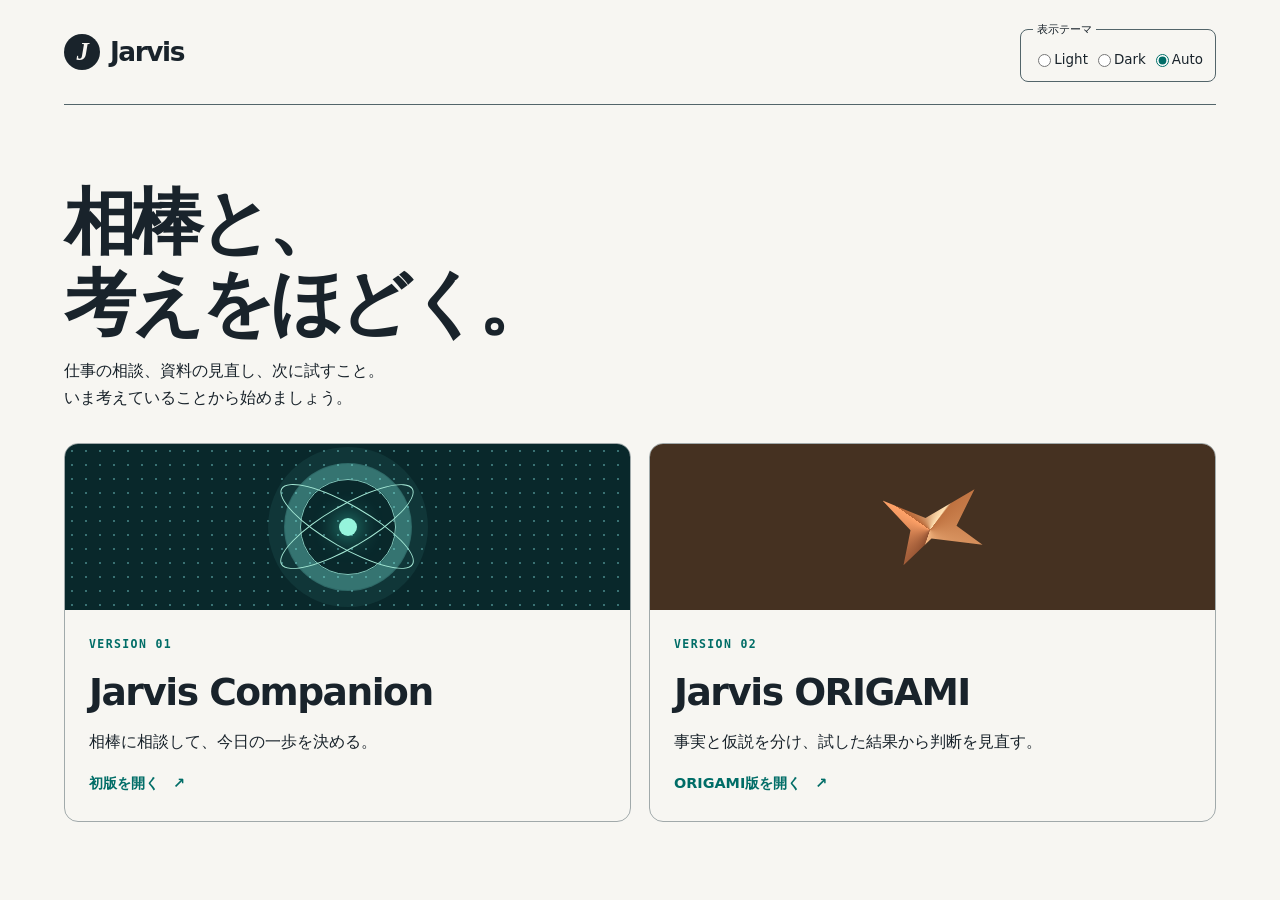
<file: index.html>
<!doctype html>
<html lang="ja">
<head>
  <meta charset="utf-8">
  <meta name="viewport" content="width=device-width, initial-scale=1">
  <title>Jarvis | ワークスペース</title>
  <link rel="stylesheet" href="./shared/theme.css">
  <link rel="stylesheet" href="./portal.css">
  <script src="./shared/theme.js"></script>
</head>
<body>
  <header><span class="brand"><i aria-hidden="true">J</i> Jarvis</span>
    <fieldset class="theme-picker"><legend>表示テーマ</legend>
      <label><input type="radio" name="jarvis-theme" value="light">Light</label>
      <label><input type="radio" name="jarvis-theme" value="dark">Dark</label>
      <label><input type="radio" name="jarvis-theme" value="auto" checked>Auto</label>
    </fieldset>
  </header>
  <main>
    <section class="intro"><h1>相棒と、<br>考えをほどく。</h1><p>仕事の相談、資料の見直し、次に試すこと。<br>いま考えていることから始めましょう。</p></section>
    <section class="versions" aria-label="ワークスペースを選ぶ">
      <a class="card" href="./v1/"><div class="art" aria-hidden="true"><div class="orbit"><b></b></div></div><div class="caption"><span>VERSION 01</span><h2>Jarvis Companion</h2><p>相棒に相談して、今日の一歩を決める。</p><strong>初版を開く　↗</strong></div></a>
      <a class="card" href="./v2/"><div class="art fold" aria-hidden="true"><b></b></div><div class="caption"><span>VERSION 02</span><h2>Jarvis ORIGAMI</h2><p>事実と仮説を分け、試した結果から判断を見直す。</p><strong>ORIGAMI版を開く　↗</strong></div></a>
    </section>
  </main>
</body></html>
</file>
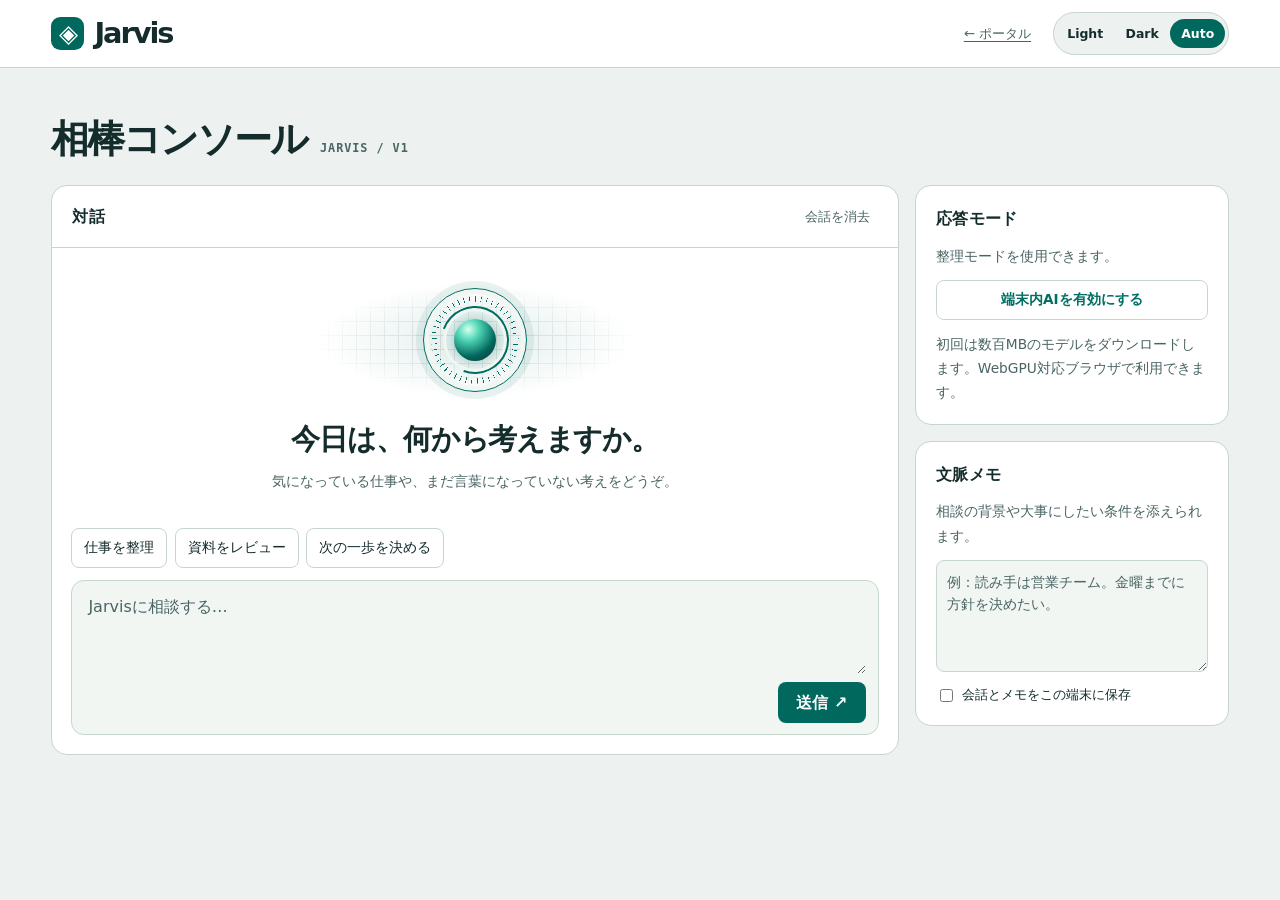
<file: v1/index.html>
<!doctype html>
<html lang="ja">
<head>
  <meta charset="utf-8">
  <meta name="viewport" content="width=device-width, initial-scale=1">
  <title>Jarvis | 相棒コンソール</title>
  <link rel="stylesheet" href="../shared/theme.css">
  <link rel="stylesheet" href="../shared/console.css">
  <script src="../shared/theme.js"></script>
  <script defer src="../shared/assistant.js"></script>
</head>
<body>
  <header class="mast">
    <a class="wordmark" href="../" aria-label="Jarvis ポータルへ">
      <span class="sigil" aria-hidden="true">◈</span> Jarvis
    </a>
    <div class="mast-actions">
      <a class="back" href="../">← ポータル</a>
      <fieldset class="theme-picker">
        <legend class="sr-only">表示テーマ</legend>
        <label><input type="radio" name="jarvis-theme" value="light"><span>Light</span></label>
        <label><input type="radio" name="jarvis-theme" value="dark"><span>Dark</span></label>
        <label><input type="radio" name="jarvis-theme" value="auto" checked><span>Auto</span></label>
      </fieldset>
    </div>
  </header>
  <main class="workspace">
    <div class="desk-heading">
      <h1>相棒コンソール</h1>
      <span class="edition">JARVIS / V1</span>
    </div>
    <div class="desk">
      <section class="dialogue pane" aria-labelledby="chat-title">
        <div class="pane-heading"><h2 id="chat-title">対話</h2><button type="button" class="quiet" id="clear-chat">会話を消去</button></div>
        <div class="chat-body">
          <div class="opening">
            <div class="core-field" aria-hidden="true"><div class="orbit"><i></i></div></div>
            <h3>今日は、何から考えますか。</h3>
            <p>気になっている仕事や、まだ言葉になっていない考えをどうぞ。</p>
          </div>
          <div id="transcript" role="log" aria-label="会話履歴" aria-live="polite"></div>
        </div>
        <div class="compose-area">
          <div class="commands" aria-label="相談の例">
            <button type="button" data-prompt="仕事を整理したい。抱えていることと期限を書き出して、優先順位を考えたい。">仕事を整理</button>
            <button type="button" data-prompt="資料をレビューしたい。読み手と伝えたいことを整理し、根拠が必要な箇所を確認したい。">資料をレビュー</button>
            <button type="button" data-prompt="次の一歩を決めたい。判断材料と、今日小さく試せることを整理したい。">次の一歩を決める</button>
          </div>
          <form id="composer">
            <label class="sr-only" for="message">相談内容</label>
            <textarea id="message" rows="3" required placeholder="Jarvisに相談する…"></textarea>
            <div class="send-row"><button type="submit" id="send">送信 <span aria-hidden="true">↗</span></button></div>
          </form>
        </div>
      </section>
      <aside class="side" aria-label="対話の設定">
        <section class="pane tool-pane">
          <h2>応答モード</h2>
          <p id="model-status" role="status">整理モードを使用できます。</p>
          <button type="button" id="load-model">端末内AIを有効にする</button>
          <p class="hint">初回は数百MBのモデルをダウンロードします。WebGPU対応ブラウザで利用できます。</p>
        </section>
        <section class="pane tool-pane">
          <h2><label for="context">文脈メモ</label></h2>
          <p class="hint">相談の背景や大事にしたい条件を添えられます。</p>
          <textarea id="context" rows="4" placeholder="例：読み手は営業チーム。金曜までに方針を決めたい。"></textarea>
          <label class="remember"><input type="checkbox" id="remember"> 会話とメモをこの端末に保存</label>
        </section>
      </aside>
    </div>
    <!-- ORIGAMI -->
  </main>
</body>
</html>
</file>
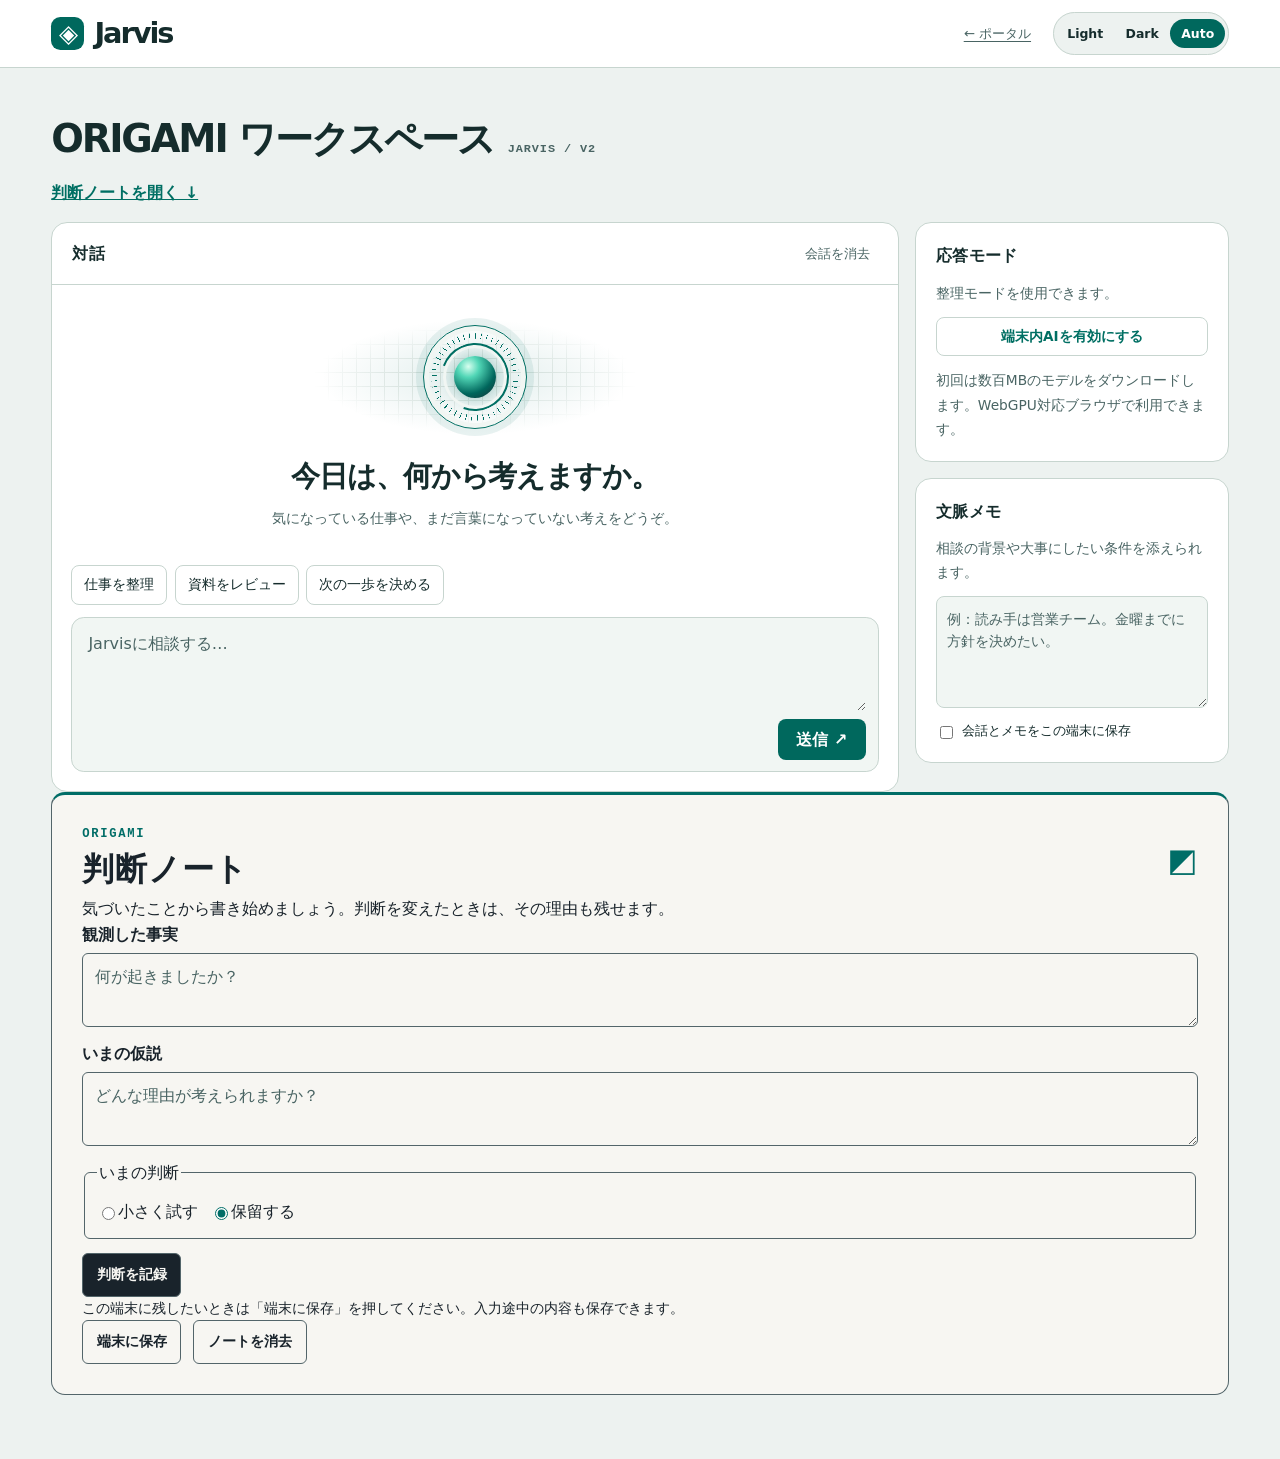
<file: v2/index.html>
<!doctype html>
<html lang="ja">
<head>
  <meta charset="utf-8">
  <meta name="viewport" content="width=device-width, initial-scale=1">
  <title>Jarvis | ORIGAMI</title>
  <link rel="stylesheet" href="../shared/theme.css">
  <link rel="stylesheet" href="../shared/console.css">
  <script src="../shared/theme.js"></script>
  <script defer src="../shared/assistant.js"></script>
<link rel="stylesheet" href="./note.css"><script defer src="./note.js"></script></head>
<body>
  <header class="mast">
    <a class="wordmark" href="../" aria-label="Jarvis ポータルへ">
      <span class="sigil" aria-hidden="true">◈</span> Jarvis
    </a>
    <div class="mast-actions">
      <a class="back" href="../">← ポータル</a>
      <fieldset class="theme-picker">
        <legend class="sr-only">表示テーマ</legend>
        <label><input type="radio" name="jarvis-theme" value="light"><span>Light</span></label>
        <label><input type="radio" name="jarvis-theme" value="dark"><span>Dark</span></label>
        <label><input type="radio" name="jarvis-theme" value="auto" checked><span>Auto</span></label>
      </fieldset>
    </div>
  </header>
  <main class="workspace">
    <div class="desk-heading">
      <h1>ORIGAMI ワークスペース</h1>
      <span class="edition">JARVIS / V2</span>
    </div>
    <p class="note-shortcut"><a href="#fold-title">判断ノートを開く ↓</a></p><div class="desk">
      <section class="dialogue pane" aria-labelledby="chat-title">
        <div class="pane-heading"><h2 id="chat-title">対話</h2><button type="button" class="quiet" id="clear-chat">会話を消去</button></div>
        <div class="chat-body">
          <div class="opening">
            <div class="core-field" aria-hidden="true"><div class="orbit"><i></i></div></div>
            <h3>今日は、何から考えますか。</h3>
            <p>気になっている仕事や、まだ言葉になっていない考えをどうぞ。</p>
          </div>
          <div id="transcript" role="log" aria-label="会話履歴" aria-live="polite"></div>
        </div>
        <div class="compose-area">
          <div class="commands" aria-label="相談の例">
            <button type="button" data-prompt="仕事を整理したい。抱えていることと期限を書き出して、優先順位を考えたい。">仕事を整理</button>
            <button type="button" data-prompt="資料をレビューしたい。読み手と伝えたいことを整理し、根拠が必要な箇所を確認したい。">資料をレビュー</button>
            <button type="button" data-prompt="次の一歩を決めたい。判断材料と、今日小さく試せることを整理したい。">次の一歩を決める</button>
          </div>
          <form id="composer">
            <label class="sr-only" for="message">相談内容</label>
            <textarea id="message" rows="3" required placeholder="Jarvisに相談する…"></textarea>
            <div class="send-row"><button type="submit" id="send">送信 <span aria-hidden="true">↗</span></button></div>
          </form>
        </div>
      </section>
      <aside class="side" aria-label="対話の設定">
        <section class="pane tool-pane">
          <h2>応答モード</h2>
          <p id="model-status" role="status">整理モードを使用できます。</p>
          <button type="button" id="load-model">端末内AIを有効にする</button>
          <p class="hint">初回は数百MBのモデルをダウンロードします。WebGPU対応ブラウザで利用できます。</p>
        </section>
        <section class="pane tool-pane">
          <h2><label for="context">文脈メモ</label></h2>
          <p class="hint">相談の背景や大事にしたい条件を添えられます。</p>
          <textarea id="context" rows="4" placeholder="例：読み手は営業チーム。金曜までに方針を決めたい。"></textarea>
          <label class="remember"><input type="checkbox" id="remember"> 会話とメモをこの端末に保存</label>
        </section>
      </aside>
    </div>
    <section class="fold-note" aria-labelledby="fold-title" data-fold-note>
  <header class="fold-head">
    <div><p class="fold-kicker">ORIGAMI</p><h2 id="fold-title">判断ノート</h2></div>
    <span class="fold-glyph" aria-hidden="true">◩</span>
  </header>
  <p>気づいたことから書き始めましょう。判断を変えたときは、その理由も残せます。</p>
  <form class="fold-form">
    <label>観測した事実<textarea name="fact" rows="2" maxlength="2000" placeholder="何が起きましたか？"></textarea></label>
    <label>いまの仮説<textarea name="hypothesis" rows="2" maxlength="2000" placeholder="どんな理由が考えられますか？"></textarea></label>
    <fieldset><legend>いまの判断</legend>
      <label><input type="radio" name="decision" value="try">小さく試す</label>
      <label><input type="radio" name="decision" value="hold" checked>保留する</label>
    </fieldset>
    <label data-fold-next hidden>次に試すこと<textarea name="next" rows="2" maxlength="2000" placeholder="一つだけ試すとしたら？"></textarea></label>
    <label data-fold-review hidden>結果・見直した理由<textarea name="reason" rows="2" maxlength="2000" placeholder="何を知って考えが変わりましたか？"></textarea></label>
    <button class="fold-primary" type="submit" data-fold-submit>判断を記録</button>
  </form>
  <section class="fold-log" hidden>
    <h3>判断の履歴</h3><ol></ol>
    <div class="fold-actions"><button type="button" data-fold-chat>最新の判断を会話に持ち込む</button></div>
  </section>
  <p class="fold-hint">この端末に残したいときは「端末に保存」を押してください。入力途中の内容も保存できます。</p>
  <div class="fold-actions">
    <button type="button" data-fold-save>端末に保存</button>
    <button type="button" data-fold-clear>ノートを消去</button>
  </div>
  <div class="fold-confirm" hidden>
    <p>入力中の内容と、端末に保存した判断の履歴を消去しますか？</p>
    <button type="button" data-fold-cancel>戻る</button> <button type="button" data-fold-delete>消去する</button>
  </div>
  <p class="fold-status" role="status"></p>
</section>

  </main>
</body>
</html>
</file>
<file: shared/theme.css>
:root {
  color-scheme: light dark;
  --paper: light-dark(#f7f6f2, #161a1d);
  --ink: light-dark(#19232b, #eef2ed);
  --line: light-dark(#53656a, #9aa7aa);
  --accent: light-dark(#006d67, #76ddd0);
  background: var(--paper);
  color: var(--ink);
}
:root[data-theme="light"] { color-scheme: light; }
:root[data-theme="dark"] { color-scheme: dark; }
.theme-picker { display: flex; flex-wrap: wrap; gap: .75rem; width: fit-content; border: 1px solid var(--line); border-radius: .5rem; }
.theme-picker label { display: inline-flex; align-items: center; min-height: 44px; cursor: pointer; }
.theme-picker input { accent-color: var(--accent); }
:focus-visible { outline: 2px solid var(--accent); outline-offset: 3px; }
</file>
<file: portal.css>
* { box-sizing: border-box }
body { margin: auto; max-width: 1280px; padding: 0 clamp(18px,5vw,72px) 64px; font: 1rem/1.65 system-ui,"Yu Gothic",sans-serif }
header,.brand { display:flex;align-items:center }
header { justify-content:space-between;padding:22px 0;border-bottom:1px solid var(--line);gap:10px;flex-wrap:wrap }
.brand { gap:10px;font:bold 1.65rem/1 system-ui;letter-spacing:-.055em }
.brand i { display:grid;place-items:center;border-radius:50%;background:var(--ink);color:var(--paper);width:36px;height:36px;font:italic 700 25px Georgia }
.theme-picker { margin:0;padding:0 12px;gap:5px;font: .84rem system-ui }
.theme-picker legend { padding:0 4px;font-size:.7rem }
.intro { margin:clamp(35px,6vw,80px) 0 32px }
.intro h1 { margin:0;font-size:clamp(2.65rem,5.6vw,5.25rem);letter-spacing:-.065em;line-height:1.13 }
.intro p,.caption p { margin:.9em 0 }
.versions { display:grid;grid-template-columns:repeat(auto-fit,minmax(min(100%,330px),1fr));gap:18px }
.card { display:block;overflow:hidden;border:1px solid color-mix(in srgb,var(--line) 52%,transparent);border-radius:14px;color:inherit;text-decoration:none }
.card:hover { border-color:var(--accent) }
.art { height:clamp(120px,13vw,175px);background-color:#09282b;background-image:radial-gradient(#397173 1px,transparent 1px);background-size:14px 14px;display:grid;place-items:center;overflow:hidden }
.orbit { width:96px;aspect-ratio:1;border:1px solid #83cbbf;border-radius:50%;display:grid;place-items:center;position:relative;box-shadow:0 0 0 15px #78e6dc18,0 0 0 16px #78e6dc48,0 0 0 32px #78e6dc12 }
.orbit:before,.orbit:after { content:"";position:absolute;width:160%;height:44%;border:1px solid #a5e9d6;border-radius:50%;transform:rotate(30deg) }
.orbit:after { transform:rotate(-30deg) }
.orbit b { width:18px;aspect-ratio:1;background:#95f4dc;border-radius:50%;box-shadow:0 0 25px #52ffdb }
.fold { background-color:#453121;background-image:repeating-linear-gradient(135deg,transparent 0 24px,#db9f6030 25px 26px) }
.fold b { display:block;width:100px;height:76px;clip-path:polygon(0 15%,43% 38%,92% 0,74% 48%,100% 73%,49% 65%,21% 100%,28% 54%);background:conic-gradient(from -55deg at 47% 54%,#b86737,#ffe1b2 25%,#bf7240 26%,#f3b681 70%,#905030 71%,#ffa268) }
.caption { padding:20px 24px 24px }.caption span { font:600 .72rem/1 ui-monospace,monospace;letter-spacing:.12em;color:var(--accent) }
.caption h2 { font-size:clamp(1.6rem,3vw,2.35rem);line-height:1.2;margin:.35em 0;letter-spacing:-.04em }
.caption strong { font-size:.9rem;color:var(--accent) }
</file>
<file: shared/console.css>
:root {
  --bg: light-dark(#edf2f0,#0b1417);
  --surface: light-dark(#ffffff,#142125);
  --subtle: light-dark(#f1f6f3,#182b2d);
  --divider: light-dark(#c7d5cf,#35484a);
  --text: light-dark(#152c2c,#e4eeeb);
  --muted: light-dark(#496463,#abc0bb);
  --signal: light-dark(#006f63,#72edcd);
  --solid: light-dark(#00685d,#71e8c6);
  --on-solid: light-dark(#fff,#072b24);
}
* { box-sizing: border-box; }
body { margin: 0; min-height: 100vh; background: var(--bg); color: var(--text); font: 1rem/1.6 "Inter","Yu Gothic UI","Meiryo",system-ui,sans-serif; }
button, textarea, input { font: inherit; }
button { cursor: pointer; color: inherit; }
button:disabled { opacity: .55; cursor: wait; }
a { color: inherit; }
h1,h2,h3,p { margin: 0; }
.sr-only,.theme-picker input { position:absolute; width:1px; height:1px; padding:0; margin:-1px; overflow:hidden; clip-path:inset(50%); white-space:nowrap; border:0; }
.mast { display:flex; align-items:center; justify-content:space-between; gap:1rem; padding: .75rem max(4vw,calc((100% - 1300px)/2)); background:var(--surface); border-bottom:1px solid var(--divider); }
.wordmark { display:inline-flex; align-items:center; gap:.65rem; font:600 1.8rem/1.1 "Inter",system-ui,sans-serif; text-decoration:none; letter-spacing:-.07em; }
.sigil { display:grid; place-items:center; width:2.05rem; height:2.05rem; border-radius:.58rem; background:var(--solid); color:var(--on-solid); font-size:1.55rem; }
.mast-actions,.theme-picker { display:flex; align-items:center; }
.mast-actions { gap:1.35rem; }
.back,.quiet { color:var(--muted); font-size:.83rem; text-underline-offset:.25em; }
.theme-picker { margin:0; padding:.15rem; gap:0; border:1px solid var(--divider); background:var(--bg); border-radius:2rem; }
.theme-picker label { min-height:36px; }
.theme-picker span { display:block; padding:.38rem .7rem; border-radius:2rem; font:600 .78rem/1.4 "Inter",system-ui,sans-serif; }
.theme-picker input:checked + span { background:var(--solid); color:var(--on-solid); }
.theme-picker input:focus-visible + span { outline:2px solid var(--signal); outline-offset:2px; }
.workspace { max-width:1400px; margin:auto; padding:clamp(1rem,3.5vw,3rem) max(4vw,1rem) 4rem; }
.desk-heading { display:flex; align-items:baseline; flex-wrap:wrap; gap:.85rem; margin-bottom:1.3rem; }
h1 { font-size:clamp(1.5rem,3vw,2.45rem); line-height:1.35; letter-spacing:-.055em; }
.edition { color:var(--muted); font:600 .74rem/1.4 ui-monospace,Consolas,monospace; letter-spacing:.08em; }
.desk { display:grid; grid-template-columns:minmax(0,2.7fr) minmax(250px,1fr); gap:1rem; align-items:start; }
.pane { background:var(--surface); border:1px solid var(--divider); border-radius:1rem; overflow:hidden; }
.pane-heading { display:flex; align-items:center; justify-content:space-between; gap:.5rem; padding:.75rem 1.25rem; border-bottom:1px solid var(--divider); }
h2 { font-size:1rem; letter-spacing:.025em; }
.quiet { background:none; border:0; padding:.5rem; }
.quiet:hover,.back:hover { color:var(--signal); text-decoration:underline; }
.chat-body { max-height:60vh; overflow:auto; overscroll-behavior:contain; }
.opening { display:grid; justify-items:center; text-align:center; padding:2rem 1rem 1.7rem; }
.opening h3 { margin-top:1rem; font-size:clamp(1.25rem,2.3vw,1.8rem); letter-spacing:-.045em; }
.opening p,.hint,#model-status { color:var(--muted); font-size:.86rem; line-height:1.75; }
.opening p { margin-top:.4rem; }
.chat-body:has(#transcript > *) .opening { display:none; }
.core-field { position:relative; display:grid; place-items:center; width:min(100%,20rem); height:120px; background:radial-gradient(ellipse at center,color-mix(in srgb,var(--signal) 12%,transparent),transparent 68%); }
.core-field::before { content:""; position:absolute; inset:8% 0; background:repeating-linear-gradient(90deg,transparent 0 13px,var(--divider) 13px 14px),repeating-linear-gradient(0deg,transparent 0 13px,var(--divider) 13px 14px); mask-image:radial-gradient(ellipse at center,#000,transparent 73%); }
.orbit { position:relative; width:104px; aspect-ratio:1; border-radius:50%; border:1px solid var(--signal); box-shadow:0 0 0 7px color-mix(in srgb,var(--signal) 9%,transparent),inset 0 0 0 5px var(--subtle); }
.orbit::before,.orbit::after,.orbit i { position:absolute; border-radius:50%; content:""; }
.orbit::before { inset:7px; background:repeating-conic-gradient(from 0deg,var(--signal) 0 1deg,transparent 1deg 8deg); mask-image:radial-gradient(circle,transparent 61%,#000 62%); }
.orbit::after { inset:17px; border:2px solid var(--signal); border-left-color:transparent; transform:rotate(-25deg); box-shadow:inset 0 0 0 3px var(--subtle); }
.orbit i { inset:30px; background:radial-gradient(circle at 34% 25%,#d7ffef,#51d6b6 26%,#00665c 65%,#123b3d 91%); box-shadow:0 0 17px color-mix(in srgb,var(--signal) 36%,transparent); }
#transcript:not(:empty) { display:grid; gap:1rem; padding:1.4rem; }
.message { min-width:0; padding:.75rem 1rem; border-radius:.8rem; background:var(--subtle); overflow-wrap:anywhere; }
.message[data-role=user] { justify-self:end; background:var(--solid); color:var(--on-solid); }
.message-author { display:block; margin-bottom:.25rem; font-size:.78rem; }
.message-content { white-space:pre-wrap; }
.compose-area { padding:.5rem 1.2rem 1.2rem; }
.commands { display:flex; flex-wrap:wrap; gap:.45rem; margin-bottom:.75rem; }
.commands button,#load-model { border:1px solid var(--divider); border-radius:.5rem; background:var(--surface); padding:.5rem .75rem; font-size:.85rem; }
.commands button:hover,#load-model:hover { background:var(--subtle); border-color:var(--signal); }
#composer { border:1px solid var(--divider); border-radius:.8rem; padding:.65rem .75rem; background:var(--subtle); }
#composer:focus-within { border-color:var(--signal); }
textarea { display:block; width:100%; resize:vertical; color:var(--text); line-height:1.55; }
textarea::placeholder { color:var(--muted); opacity:1; }
#message { border:none; padding:.25rem; background:transparent; min-height:4.5rem; }
.send-row { display:flex; justify-content:flex-end; margin-top:.5rem; }
#send { padding:.5rem 1.15rem; border:0; border-radius:.5rem; font-weight:700; background:var(--solid); color:var(--on-solid); }
.side { display:grid; gap:1rem; }
.tool-pane { display:grid; gap:.75rem; padding:1.25rem; }
#load-model { color:var(--signal); font-weight:650; }
#context { border:1px solid var(--divider); border-radius:.5rem; background:var(--subtle); font-size:.9rem; padding:.65rem; }
.remember { display:inline-flex; align-items:flex-start; gap:.4rem; font-size:.82rem; cursor:pointer; }
input[type=checkbox] { accent-color:var(--signal); margin-top:.35rem; }
@media(max-width:820px) {
  .desk { grid-template-columns:1fr; }
  .side { grid-template-columns:repeat(2,minmax(0,1fr)); }
}
@media(max-width:560px) {
  .mast { padding:.65rem .9rem; gap:.4rem; }
  .mast-actions { gap:.5rem; }
  .back { font-size:.72rem; }
  .wordmark { font-size:1.45rem; gap:.36rem; }
  .sigil { width:1.65rem; height:1.65rem; font-size:1.3rem; }
  .theme-picker span { padding:.4rem .42rem; font-size:.7rem; }
  .desk-heading { margin-bottom:.75rem; }
  .pane-heading,.tool-pane { padding:.8rem 1rem; }
  .opening { padding:1.2rem .9rem; }
  .compose-area { padding:.35rem .8rem .8rem; }
  .commands { gap:.35rem; }
  .commands button { font-size:.75rem; padding:.4rem .55rem; }
  .side { grid-template-columns:1fr; }
}
</file>
<file: v2/note.css>
.fold-note {
  background: var(--paper, Canvas);
  color: var(--ink, CanvasText);
  border: 1px solid var(--line, GrayText);
  border-top: 3px solid var(--accent, teal);
  border-radius: 14px;
  padding: clamp(16px, 3vw, 30px);
  font: 1rem/1.65 system-ui, sans-serif;
  min-width: 0;
  overflow-wrap: anywhere;
}
.fold-note [hidden] { display: none !important; }
.fold-head, .fold-actions, .fold-form fieldset { display: flex; align-items: center; gap: .75rem; flex-wrap: wrap; }
.fold-head { justify-content: space-between; }
.fold-head h2, .fold-head p, .fold-log h3 { margin: 0; }
.fold-head h2 { font-size: clamp(1.45rem, 3vw, 2rem); }
.fold-kicker, .fold-glyph { color: var(--accent, teal); }
.fold-kicker { font: 700 .76rem/1.5 ui-monospace, monospace; letter-spacing: .14em; }
.fold-glyph { font-size: 2rem; }
.fold-form { display: grid; gap: .85rem; }
.fold-form > label { display: grid; gap: .3rem; font-weight: 600; }
.fold-form textarea {
  resize: vertical; width: 100%; min-width: 0; box-sizing: border-box; padding: .6rem .75rem;
  font: inherit; font-weight: 400; color: inherit; background: transparent;
  border: 1px solid var(--line, GrayText); border-radius: 6px;
}
.fold-form fieldset { padding: .25rem .75rem; border: 1px solid var(--line, GrayText); border-radius: 6px; min-width: 0; }
.fold-form fieldset label { display: inline-flex; align-items: center; min-height: 44px; cursor: pointer; }
.fold-form input { accent-color: var(--accent, teal); }
.fold-note button {
  border: 1px solid var(--line, GrayText); color: inherit; background: transparent;
  border-radius: 6px; min-height: 44px; padding: .45rem .85rem;
  font: 600 .9rem/1.3 system-ui, sans-serif; cursor: pointer; width: fit-content;
}
.fold-note button:hover { border-color: var(--accent, teal); }
.fold-note .fold-primary { background: var(--ink, CanvasText); color: var(--paper, Canvas); }
.fold-log { border-top: 1px solid var(--line, GrayText); margin-top: 1.5rem; padding-top: 1rem; }
.fold-log ol { padding-left: 1.5rem; }
.fold-log li { padding: .35rem 0; }
.fold-log summary { cursor: pointer; }
.fold-log dd { margin: .1rem 0 .6rem; white-space: pre-wrap; }
.fold-log dt { font-weight: 650; }
.fold-hint, .fold-status { font-size: .875rem; }
.fold-status:empty { margin: 0; }
.fold-confirm { border-inline-start: 3px solid var(--accent, teal); padding-inline-start: .75rem; }
.note-shortcut {margin: -.3rem 0 1rem}.note-shortcut a {color:var(--signal);font-weight:650}#fold-title {scroll-margin-top:1rem}
</file>
